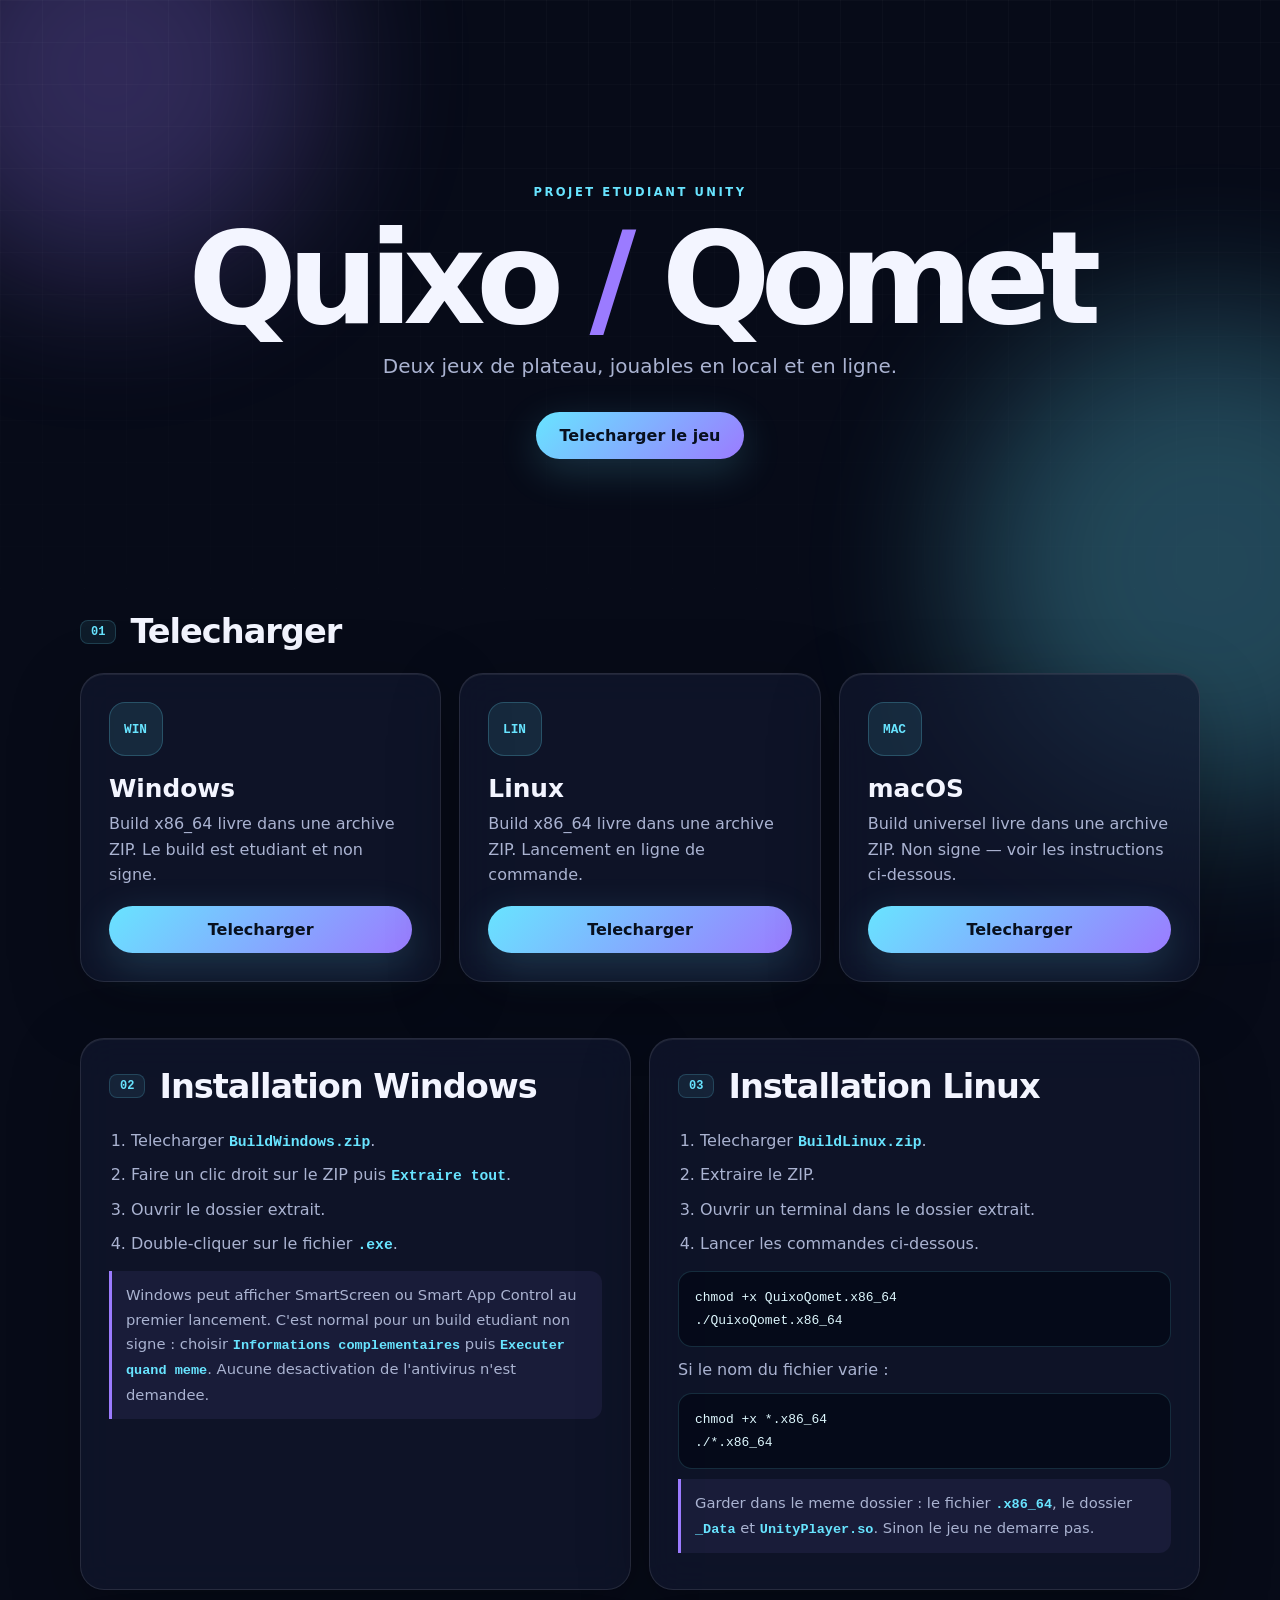
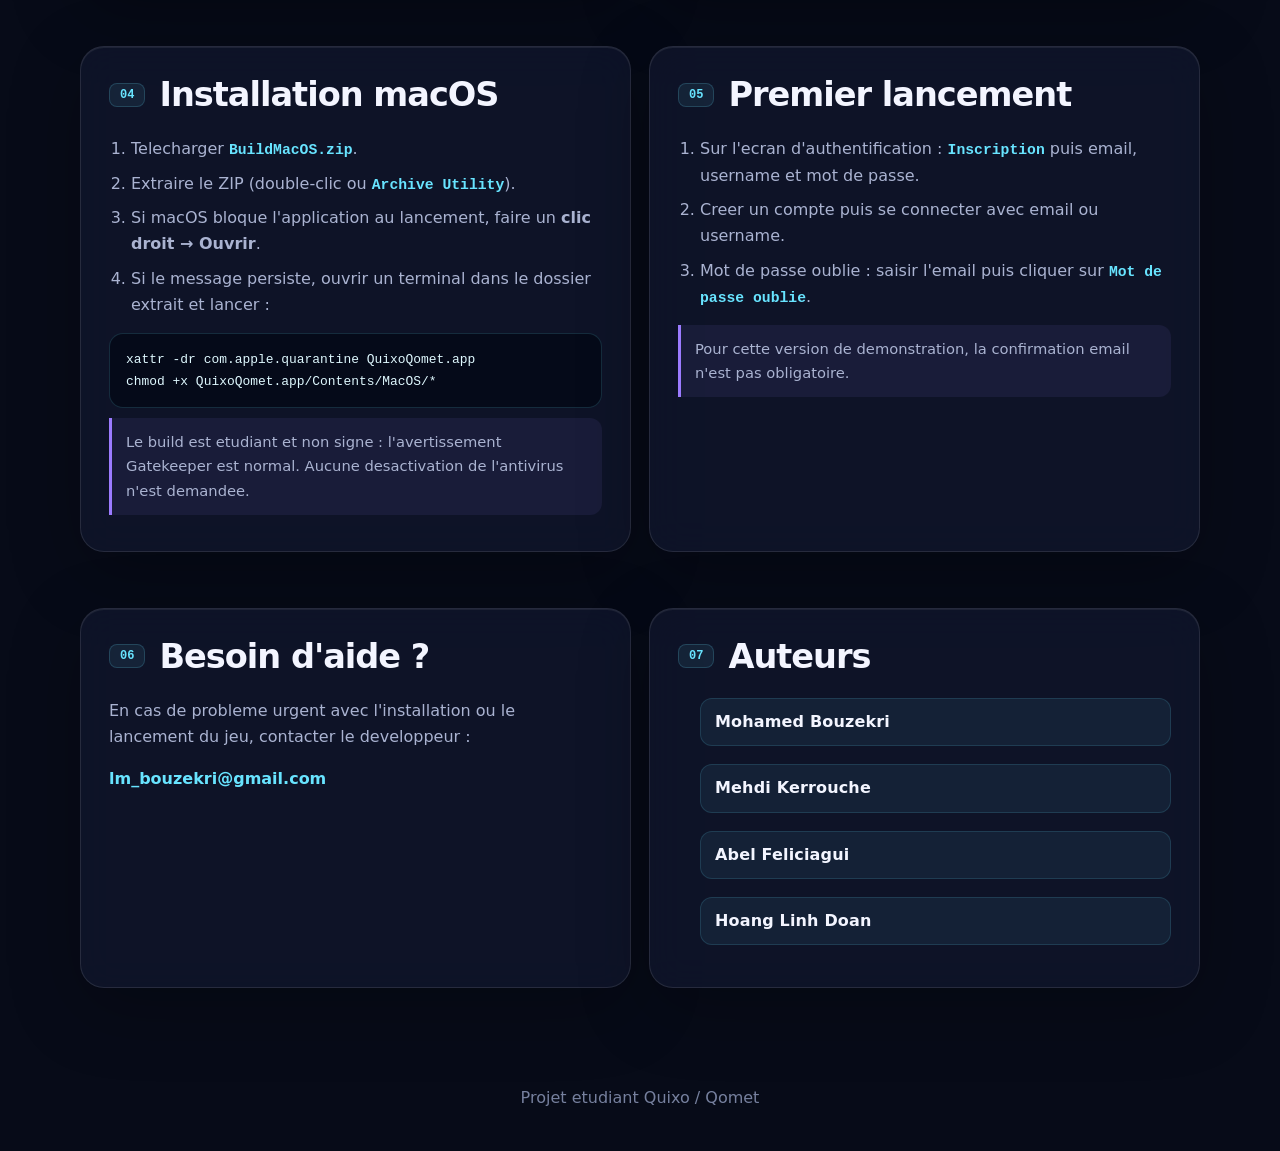
<file: docs/index.html>
<!doctype html>
<html lang="fr">
<head>
  <meta charset="utf-8">
  <meta name="viewport" content="width=device-width, initial-scale=1">
  <title>Quixo / Qomet</title>
  <script>
    (function () {
      var hash = window.location.hash || '';
      if (!hash || hash.indexOf('access_token=') === -1) {
        window.location.replace('./download/');
        return;
      }

      var type = '';
      try {
        type = new URLSearchParams(hash.slice(1)).get('type') || '';
      } catch (e) {
        type = '';
      }

      if (type === 'recovery') {
        window.location.replace('./reset-password/' + hash);
        return;
      }

      window.location.replace('./email-confirmed/' + hash);
    })();
  </script>
</head>
<body>
  <p>Redirection...</p>
</body>
</html>
</file>
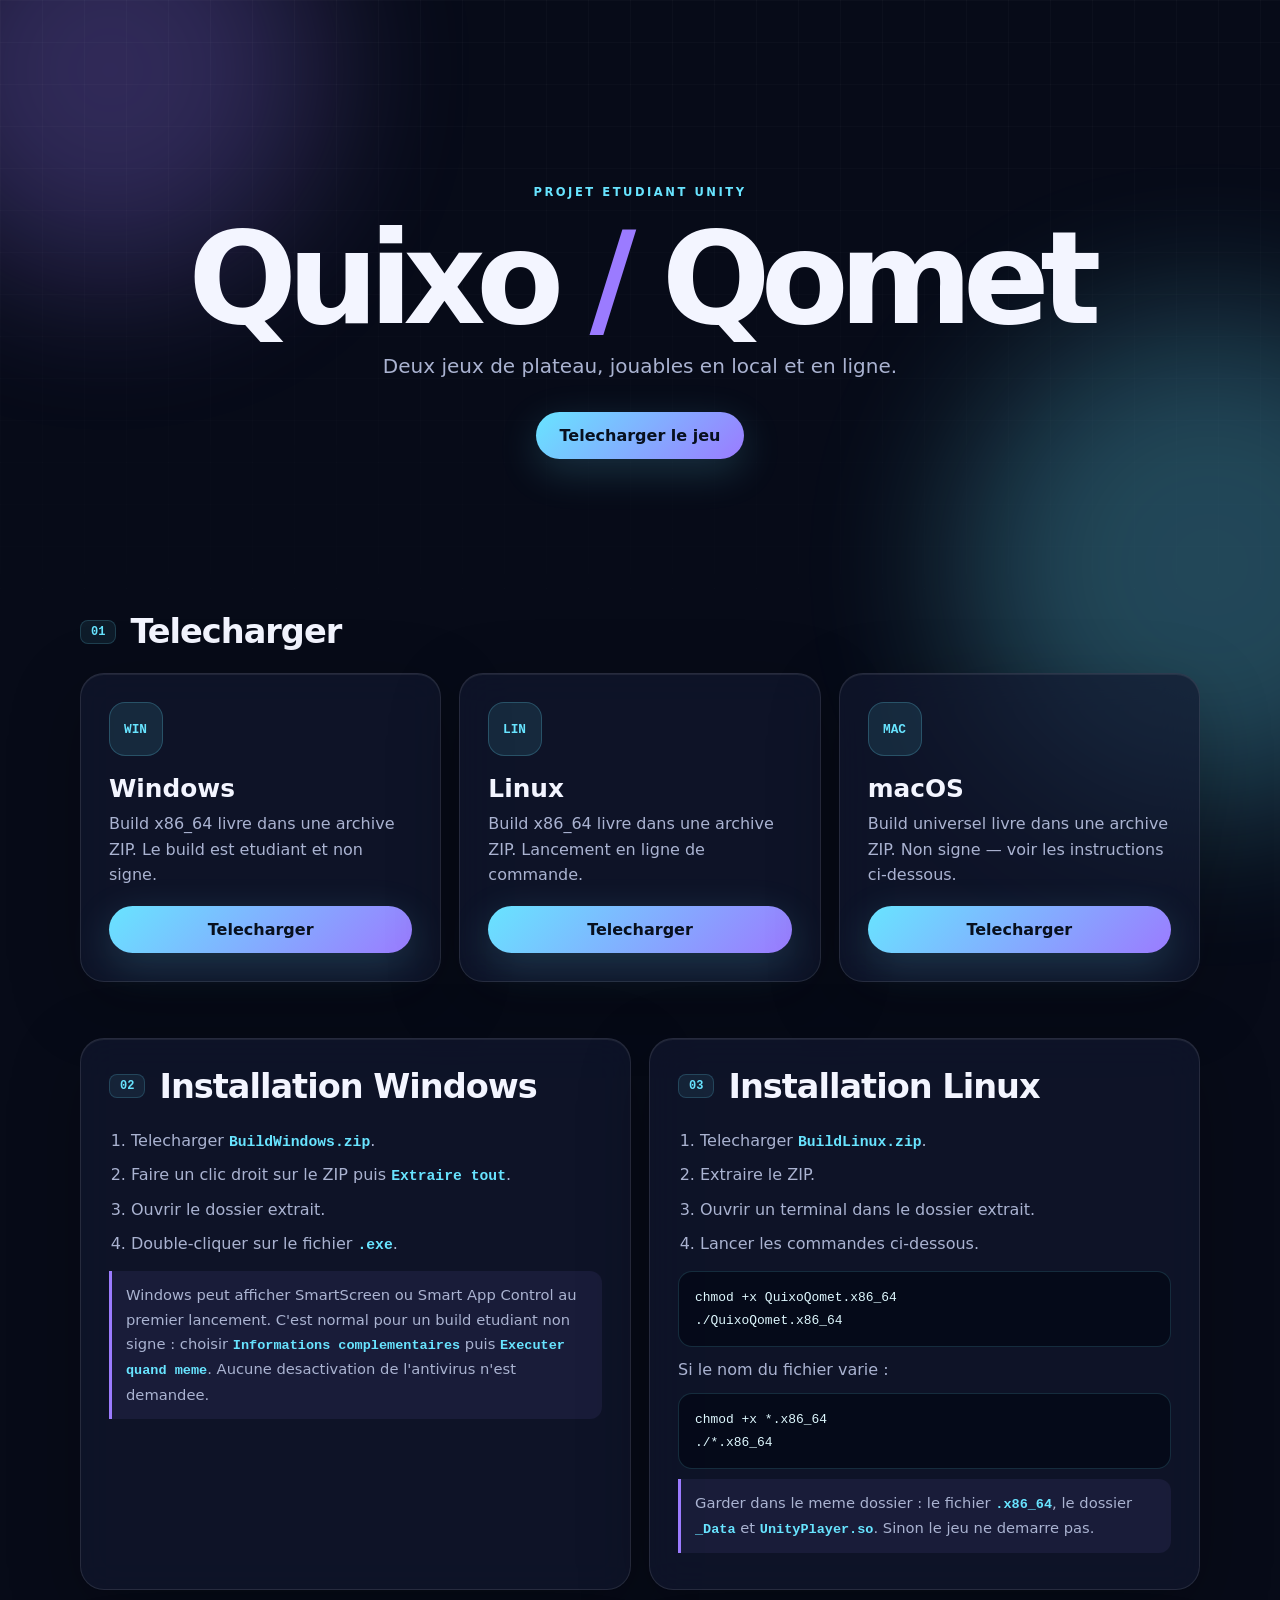
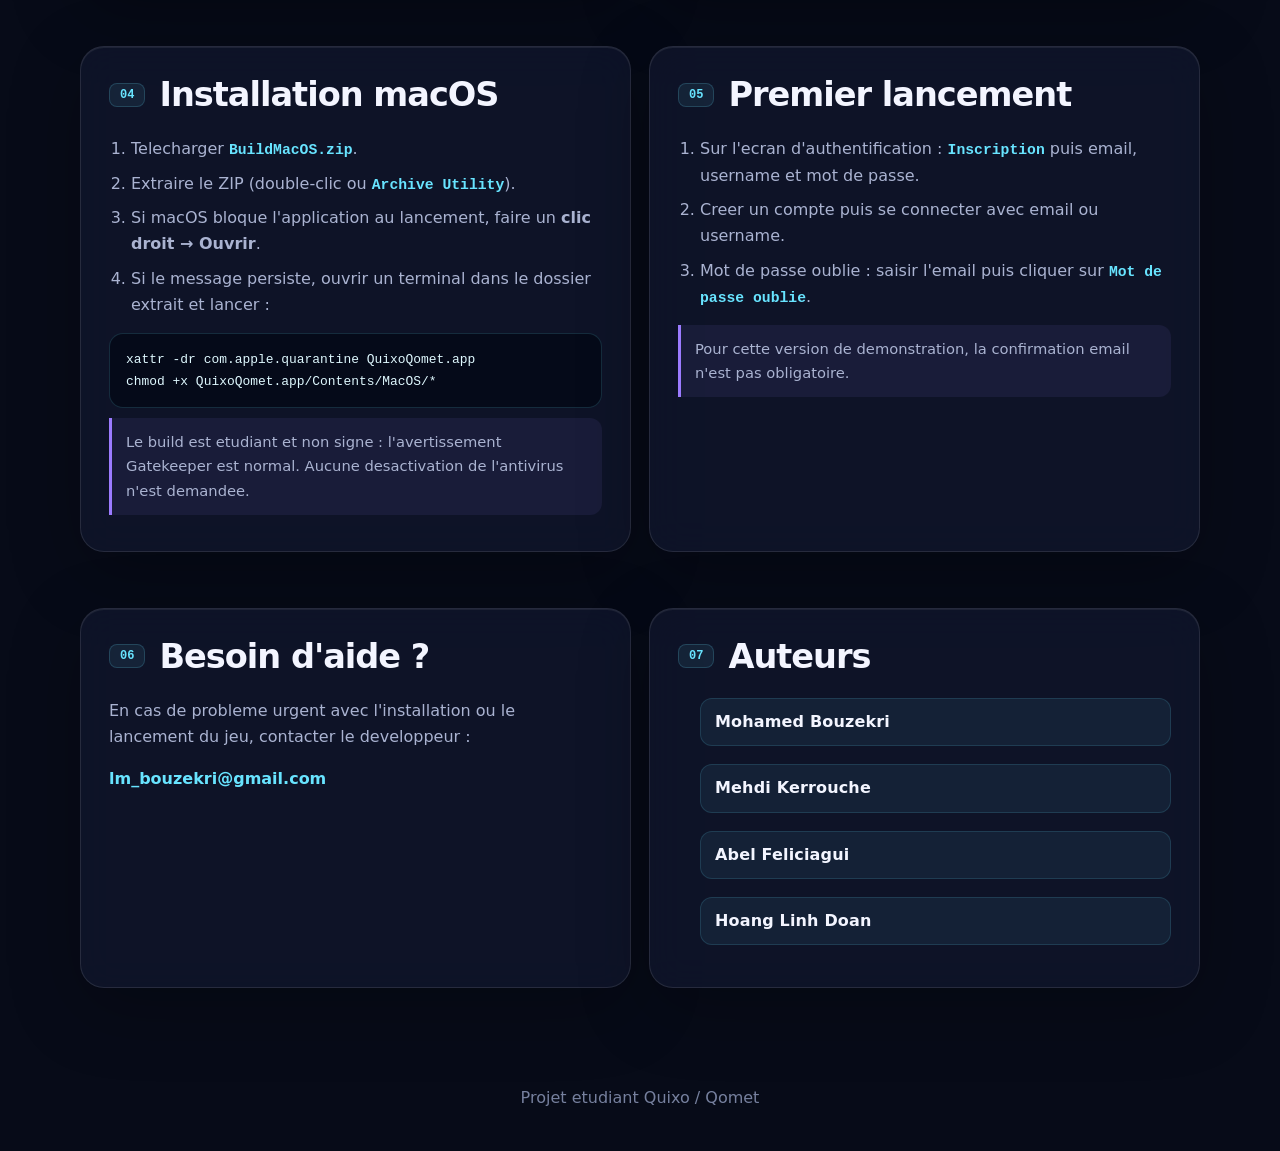
<file: docs/download/index.html>
<!doctype html>
<html lang="fr">
<head>
  <meta charset="utf-8">
  <meta name="viewport" content="width=device-width, initial-scale=1">
  <meta name="description" content="Telecharger Quixo / Qomet pour Windows, Linux et macOS.">
  <title>Quixo / Qomet - Telecharger</title>
  <link rel="stylesheet" href="style.css">
</head>
<body>
  <div class="orb orb-a"></div>
  <div class="orb orb-b"></div>
  <div class="grid"></div>

  <header class="hero">
    <span class="eyebrow">Projet etudiant Unity</span>
    <h1>Quixo <i>/</i> Qomet</h1>
    <p>Deux jeux de plateau, jouables en local et en ligne.</p>
    <a class="primary" href="#download">Telecharger le jeu</a>
  </header>

  <main>
    <section id="download">
      <div class="section-title"><span>01</span><h2>Telecharger</h2></div>
      <div class="cards">
        <article class="card">
          <div class="os">WIN</div>
          <h3>Windows</h3>
          <p>Build x86_64 livre dans une archive ZIP. Le build est etudiant et non signe.</p>
          <a data-download="windows">Telecharger</a>
        </article>
        <article class="card">
          <div class="os">LIN</div>
          <h3>Linux</h3>
          <p>Build x86_64 livre dans une archive ZIP. Lancement en ligne de commande.</p>
          <a data-download="linux">Telecharger</a>
        </article>
        <article class="card">
          <div class="os">MAC</div>
          <h3>macOS</h3>
          <p>Build universel livre dans une archive ZIP. Non signe — voir les instructions ci-dessous.</p>
          <a data-download="macos">Telecharger</a>
        </article>
      </div>
    </section>

    <section class="split">
      <article class="glass">
        <div class="section-title"><span>02</span><h2>Installation Windows</h2></div>
        <ol>
          <li>Telecharger <code>BuildWindows.zip</code>.</li>
          <li>Faire un clic droit sur le ZIP puis <code>Extraire tout</code>.</li>
          <li>Ouvrir le dossier extrait.</li>
          <li>Double-cliquer sur le fichier <code>.exe</code>.</li>
        </ol>
        <p class="note">Windows peut afficher SmartScreen ou Smart App Control au premier lancement. C'est normal pour un build etudiant non signe : choisir <code>Informations complementaires</code> puis <code>Executer quand meme</code>. Aucune desactivation de l'antivirus n'est demandee.</p>
      </article>

      <article class="glass">
        <div class="section-title"><span>03</span><h2>Installation Linux</h2></div>
        <ol>
          <li>Telecharger <code>BuildLinux.zip</code>.</li>
          <li>Extraire le ZIP.</li>
          <li>Ouvrir un terminal dans le dossier extrait.</li>
          <li>Lancer les commandes ci-dessous.</li>
        </ol>
<pre><code>chmod +x QuixoQomet.x86_64
./QuixoQomet.x86_64</code></pre>
        <p>Si le nom du fichier varie :</p>
<pre><code>chmod +x *.x86_64
./*.x86_64</code></pre>
        <p class="note">Garder dans le meme dossier : le fichier <code>.x86_64</code>, le dossier <code>_Data</code> et <code>UnityPlayer.so</code>. Sinon le jeu ne demarre pas.</p>
      </article>
    </section>

    <section class="split">
      <article class="glass">
        <div class="section-title"><span>04</span><h2>Installation macOS</h2></div>
        <ol>
          <li>Telecharger <code>BuildMacOS.zip</code>.</li>
          <li>Extraire le ZIP (double-clic ou <code>Archive Utility</code>).</li>
          <li>Si macOS bloque l'application au lancement, faire un <strong>clic droit → Ouvrir</strong>.</li>
          <li>Si le message persiste, ouvrir un terminal dans le dossier extrait et lancer :</li>
        </ol>
<pre><code>xattr -dr com.apple.quarantine QuixoQomet.app
chmod +x QuixoQomet.app/Contents/MacOS/*</code></pre>
        <p class="note">Le build est etudiant et non signe : l'avertissement Gatekeeper est normal. Aucune desactivation de l'antivirus n'est demandee.</p>
      </article>

      <article class="glass">
        <div class="section-title"><span>05</span><h2>Premier lancement</h2></div>
        <ol>
          <li>Sur l'ecran d'authentification : <code>Inscription</code> puis email, username et mot de passe.</li>
          <li>Creer un compte puis se connecter avec email ou username.</li>
          <li>Mot de passe oublie : saisir l'email puis cliquer sur <code>Mot de passe oublie</code>.</li>
        </ol>
        <p class="note">Pour cette version de demonstration, la confirmation email n'est pas obligatoire.</p>
      </article>
    </section>

    <section class="split">
      <article class="glass help">
        <div class="section-title"><span>06</span><h2>Besoin d'aide ?</h2></div>
        <p>En cas de probleme urgent avec l'installation ou le lancement du jeu, contacter le developpeur :</p>
        <a href="mailto:lm_bouzekri@gmail.com">lm_bouzekri@gmail.com</a>
      </article>

      <article class="glass">
        <div class="section-title"><span>07</span><h2>Auteurs</h2></div>
        <ul class="authors-list">
          <li>Mohamed Bouzekri</li>
          <li>Mehdi Kerrouche</li>
          <li>Abel Feliciagui</li>
          <li>Hoang Linh Doan</li>
        </ul>
      </article>
    </section>
  </main>

  <footer>Projet etudiant Quixo / Qomet</footer>
  <script src="app.js"></script>
</body>
</html>
</file>
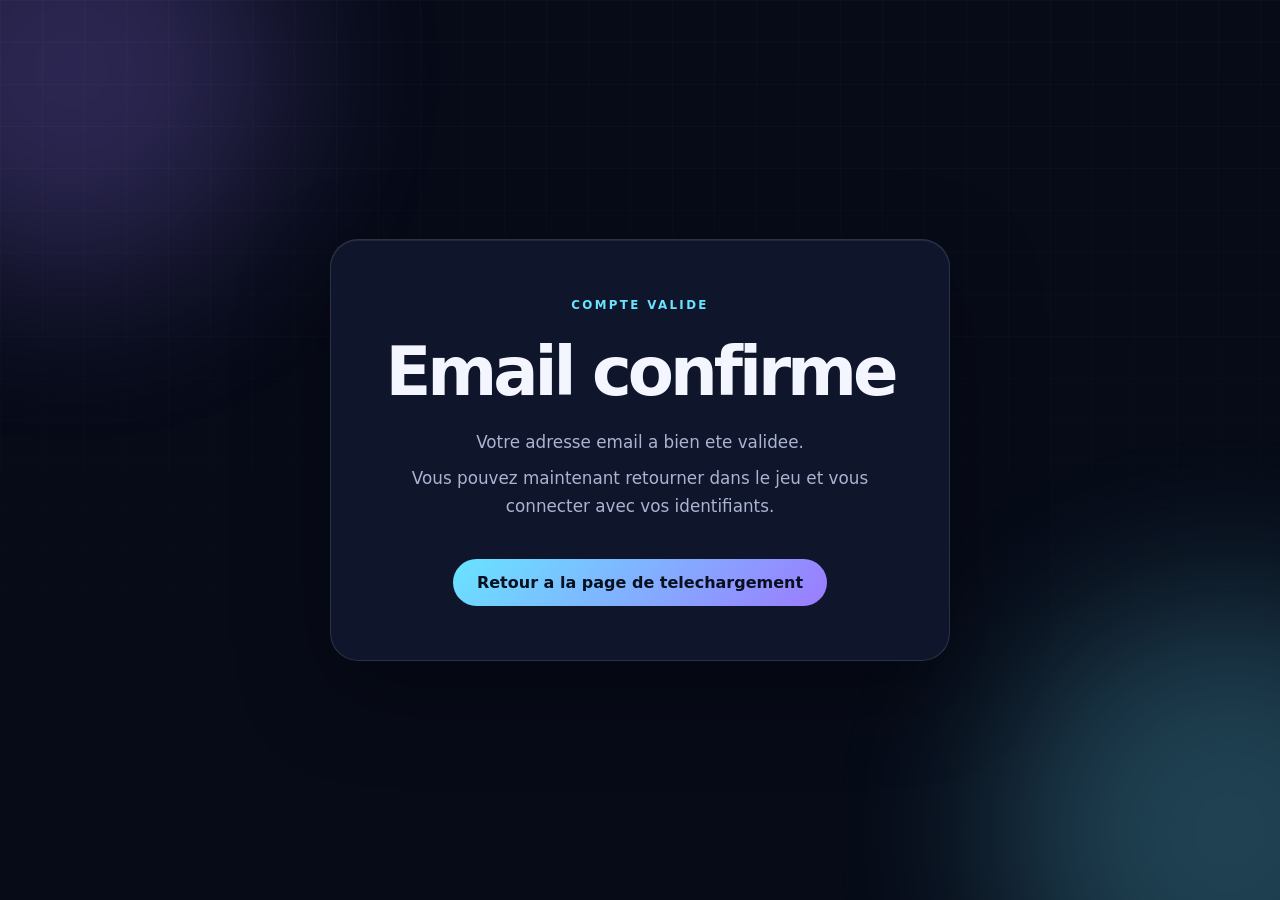
<file: docs/email-confirmed/index.html>
<!doctype html>
<html lang="fr">
<head>
  <meta charset="utf-8">
  <meta name="viewport" content="width=device-width, initial-scale=1">
  <meta name="description" content="Confirmation de l'adresse email Quixo / Qomet.">
  <title>Email confirme - Quixo / Qomet</title>
  <link rel="stylesheet" href="style.css">
  <script>
    (function () {
      var hash = window.location.hash || '';
      var confirmedFromHash = hash.indexOf('access_token=') !== -1;
      var type = '';
      if (confirmedFromHash) {
        try {
          type = new URLSearchParams(hash.slice(1)).get('type') || '';
        } catch (e) {
          type = '';
        }
      }

      if (confirmedFromHash) {
        document.documentElement.dataset.confirmedFromHash = '1';
        if (type) {
          document.documentElement.dataset.authType = type;
        }
      }

      if (hash) {
        history.replaceState(null, document.title, window.location.pathname + window.location.search);
      }
    })();
  </script>
</head>
<body>
  <div class="orb orb-a"></div>
  <div class="orb orb-b"></div>
  <div class="grid"></div>

  <main class="card">
    <span class="status">Compte valide</span>
    <h1>Email confirme</h1>
    <p id="message">Votre adresse email a bien ete validee.</p>
    <p>Vous pouvez maintenant retourner dans le jeu et vous connecter avec vos identifiants.</p>
    <a href="https://bouzekrimohamed.github.io/quixocomet/download/">Retour a la page de telechargement</a>
  </main>
  <script>
    (function () {
      var root = document.documentElement;
      if (root.dataset.confirmedFromHash === '1') {
        var message = document.getElementById('message');
        if (message) {
          message.textContent = 'Email confirme. Vous pouvez maintenant retourner dans le jeu et vous connecter.';
        }
      }
    })();
  </script>
</body>
</html>
</file>
<file: docs/download/style.css>
:root{
  --bg:#070b18;
  --panel:rgba(18,25,48,.68);
  --panel-strong:rgba(18,25,48,.82);
  --text:#f3f5ff;
  --muted:#aab3d1;
  --cyan:#68e4ff;
  --violet:#9b7bff;
  --border:rgba(255,255,255,.10);
  --border-strong:rgba(255,255,255,.18);
}

*{box-sizing:border-box}
html{scroll-behavior:smooth}
body{
  margin:0;
  background:var(--bg);
  color:var(--text);
  font-family:Inter,ui-sans-serif,system-ui,sans-serif;
  overflow-x:hidden;
  -webkit-font-smoothing:antialiased;
}

.grid{
  position:fixed;inset:0;pointer-events:none;
  background-image:linear-gradient(rgba(255,255,255,.025) 1px,transparent 1px),
                   linear-gradient(90deg,rgba(255,255,255,.025) 1px,transparent 1px);
  background-size:42px 42px;
  mask-image:linear-gradient(to bottom,#000,transparent 85%);
}
.orb{
  position:fixed;border-radius:50%;
  filter:blur(80px);opacity:.28;
  animation:float 9s ease-in-out infinite;
  pointer-events:none;
}
.orb-a{width:420px;height:420px;background:var(--violet);top:-140px;left:-100px}
.orb-b{width:500px;height:500px;background:var(--cyan);right:-180px;top:35%;animation-delay:-4s}
@keyframes float{50%{transform:translateY(30px) scale(1.08)}}

.hero{
  position:relative;
  min-height:68vh;
  display:grid;place-content:center;text-align:center;
  padding:72px 20px 40px;
}
.eyebrow{
  color:var(--cyan);
  text-transform:uppercase;letter-spacing:.22em;
  font-size:.72rem;font-weight:800;
}
.hero h1{
  font-size:clamp(3.6rem,11vw,8rem);
  line-height:.9;margin:22px 0 18px;letter-spacing:-.075em;
}
.hero h1 i{color:var(--violet);font-style:normal}
.hero p{color:var(--muted);font-size:clamp(1rem,2vw,1.25rem);margin:0 0 34px}

.primary,.card a{
  display:inline-flex;justify-content:center;align-items:center;
  border-radius:999px;
  background:linear-gradient(135deg,var(--cyan),var(--violet));
  color:#08101e;text-decoration:none;font-weight:850;
  padding:14px 24px;
  box-shadow:0 12px 40px rgba(104,228,255,.18);
  transition:transform .25s,filter .25s;
}
.primary{justify-self:center}
.primary:hover,.card a:hover{transform:translateY(-3px);filter:brightness(1.1)}

main{
  position:relative;
  width:min(1120px,calc(100% - 36px));
  margin:auto;
}

.section-title{display:flex;align-items:center;gap:14px;margin-bottom:22px}
.section-title span{
  color:var(--cyan);
  font:800 .75rem ui-monospace,monospace;
  padding:4px 10px;border-radius:8px;
  background:rgba(104,228,255,.08);
  border:1px solid rgba(104,228,255,.18);
}
.section-title h2{margin:0;font-size:clamp(1.5rem,3.4vw,2.1rem);letter-spacing:-.03em}

.cards{display:grid;grid-template-columns:repeat(3,1fr);gap:18px}
.card,.glass{
  border:1px solid var(--border);
  background:var(--panel);
  backdrop-filter:blur(18px);
  border-radius:24px;
  padding:28px;
  box-shadow:inset 0 1px rgba(255,255,255,.07),0 20px 70px rgba(0,0,0,.25);
}
.card{display:flex;flex-direction:column;min-height:300px;transition:transform .25s,border-color .25s}
.card:hover{transform:translateY(-6px);border-color:rgba(104,228,255,.4)}
.card h3{font-size:1.55rem;margin:18px 0 8px}
.card p{color:var(--muted);line-height:1.6;margin:0 0 18px}
.card a{margin-top:auto}

.os{
  display:grid;place-items:center;
  width:54px;height:54px;border-radius:16px;
  background:rgba(104,228,255,.1);
  color:var(--cyan);
  font:800 .8rem ui-monospace,monospace;
  border:1px solid rgba(104,228,255,.22);
}

.split{
  display:grid;grid-template-columns:1fr 1fr;gap:18px;
  margin:56px 0 0;
}

.glass p{color:var(--muted);line-height:1.65;margin:8px 0}
.glass ol,.glass ul{padding-left:22px;margin:8px 0 14px;color:var(--muted);line-height:1.65}
.glass li+li{margin-top:8px}
.glass code{color:var(--cyan);font-weight:700;font-family:ui-monospace,monospace;font-size:.92em}
.glass pre{
  overflow:auto;
  padding:14px 16px;margin:10px 0;
  border:1px solid rgba(104,228,255,.16);
  border-radius:14px;
  background:rgba(4,8,20,.72);
  color:#dff9ff;
  line-height:1.6;
  font-family:ui-monospace,monospace;
  font-size:.88rem;
}
.glass pre code{color:#dff9ff;font-weight:500}

.note{
  margin-top:14px;
  padding:12px 14px;
  border-left:3px solid var(--violet);
  background:rgba(155,123,255,.08);
  border-radius:0 12px 12px 0;
  color:#d9d0ff;
  font-size:.92rem;
}

.authors-list{list-style:none;padding:0;margin:8px 0 0;display:grid;gap:10px}
.authors-list li{
  padding:10px 14px;
  border-radius:12px;
  background:rgba(104,228,255,.07);
  border:1px solid rgba(104,228,255,.14);
  color:var(--text);
  font-weight:600;
  letter-spacing:.01em;
}

.help a{
  display:inline-block;margin-top:10px;
  color:var(--cyan);font-weight:800;text-decoration:none;
  border-bottom:1px solid transparent;
  transition:border-color .2s;
}
.help a:hover{border-color:var(--cyan)}

.card a.disabled{
  cursor:not-allowed;
  background:rgba(170,179,209,.16);
  color:var(--muted);
  box-shadow:none;
  pointer-events:none;
}
.card a.disabled:hover{transform:none;filter:none}

footer{
  text-align:center;color:#76809e;
  padding:60px 20px 46px;
  margin-top:40px;
}

@media(max-width:800px){
  .hero{min-height:60vh;padding:56px 18px 30px}
  .cards,.split{grid-template-columns:1fr}
  .split{margin-top:36px}
  .card{min-height:auto}
}
</file>
<file: docs/email-confirmed/style.css>
:root{--bg:#070b18;--panel:rgba(18,25,48,.78);--text:#f3f5ff;--muted:#aab3d1;--cyan:#68e4ff;--violet:#9b7bff}*{box-sizing:border-box}body{min-height:100vh;margin:0;display:grid;place-items:center;padding:24px;background:var(--bg);color:var(--text);font-family:Inter,ui-sans-serif,system-ui,sans-serif;overflow:hidden}.grid{position:fixed;inset:0;background-image:linear-gradient(rgba(255,255,255,.025) 1px,transparent 1px),linear-gradient(90deg,rgba(255,255,255,.025) 1px,transparent 1px);background-size:42px 42px;mask-image:linear-gradient(to bottom,#000,transparent 90%);pointer-events:none}.orb{position:fixed;border-radius:50%;filter:blur(85px);opacity:.25;pointer-events:none}.orb-a{width:420px;height:420px;background:var(--violet);left:-140px;top:-140px}.orb-b{width:460px;height:460px;background:var(--cyan);right:-180px;bottom:-160px}.card{position:relative;width:min(620px,100%);padding:54px 42px;text-align:center;border:1px solid rgba(255,255,255,.12);border-radius:28px;background:var(--panel);backdrop-filter:blur(20px);box-shadow:inset 0 1px rgba(255,255,255,.08),0 30px 90px rgba(0,0,0,.35)}.status{color:var(--cyan);font-size:.74rem;font-weight:850;letter-spacing:.2em;text-transform:uppercase}.card h1{margin:20px 0 18px;font-size:clamp(2.4rem,8vw,4.2rem);letter-spacing:-.06em}.card p{margin:8px 0;color:var(--muted);font-size:1.05rem;line-height:1.65}.card a{display:inline-flex;margin-top:30px;padding:14px 24px;border-radius:999px;background:linear-gradient(135deg,var(--cyan),var(--violet));color:#08101e;font-weight:850;text-decoration:none;transition:.2s}.card a:hover{transform:translateY(-2px);filter:brightness(1.08)}@media(max-width:560px){.card{padding:42px 24px}}
</file>
